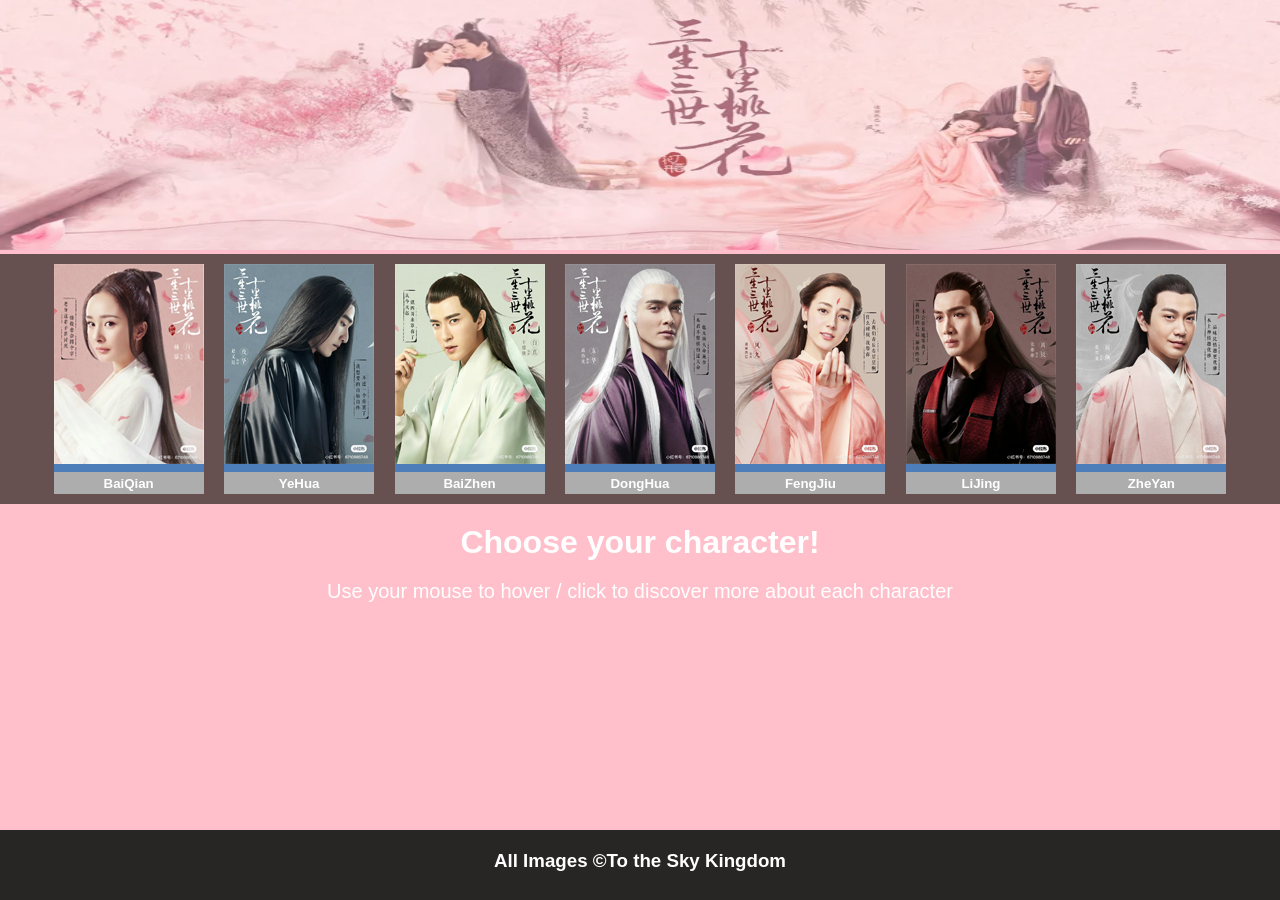
<file: case-study/CSS-Selection-and-Styles-main/index.html>
<!DOCTYPE html>
<html lang="en">

<head>
    <meta charset="UTF-8">
    <meta http-equiv="X-UA-Compatible" content="IE=edge">
    <meta name="viewport" content="width=device-width, initial-scale=1.0">
    <link rel="stylesheet" href="css/main.css">
    <title>To the Sky Kingdom</title>
</head>

<body>
    <header>
        <h1 class="hidden">cast</h1>
        <img src="images//headerbgi.webp" alt="header image" id="header_image">
    </header>

    <main>
        <nav id="character_nav">
            <ul class="characters">
                <li>
                    <a href="#lightbox">
                        <div class="fairy" id="baiqian"></div>
                        <div class="blue_bumper"></div>
                        <h5>BaiQian</h5>
                    </a>
                </li>

                <li>
                    <a href="#lightbox2">
                        <div class="fairy" id="yehua"></div>
                        <div class="blue_bumper"></div>
                        <h5>YeHua</h5>
                    </a>
                </li>

                <li>
                    <a href="#lightbox3">
                        <div class="fairy" id="baizhen"></div>
                        <div class="blue_bumper"></div>
                        <h5>BaiZhen</h5>
                    </a>
                </li>

                <li>
                    <a href="#lightbox4">
                        <div class="fairy" id="donghua"></div>
                        <div class="blue_bumper"></div>
                        <h5>DongHua</h5>
                    </a>
                </li>

                <li>
                    <a href="#lightbox5">
                        <div class="fairy" id="fengjiu"></div>
                        <div class="blue_bumper"></div>
                        <h5>FengJiu</h5>
                    </a>
                </li>

                <li>
                    <a href="#lightbox6">
                        <div class="fairy" id="lijing"></div>
                        <div class="blue_bumper"></div>
                        <h5>LiJing</h5>
                    </a>
                </li>

                <li>
                    <a href="#lightbox7">
                        <div class="fairy" id="zheyan"></div>
                        <div class="blue_bumper"></div>
                        <h5>ZheYan</h5>
                    </a>
                </li>
            </ul>
        </nav>

        <article>
            <h3>Choose your character!</h3>
            <p>Use your mouse to hover / click to discover more about each character</p>
        </article>
    </main>

    <footer class="sticky_footer">
        <h3>All Images &copy;To the Sky Kingdom</h3>
    </footer>

    <!-- lightbox goes here -->
    <section class="lightbox" id="lightbox">
        <!-- close button -->
        <a href="" class="lightbox_close">x</a>

        <article>
            <h3 class="lb_heading">BaiQian</h3>

            <p class="lb_text">
                Lorem ipsum dolor sit amet consectetur adipisicing elit. Optio distinctio praesentium numquam quo
                quisquam sit vitae sed possimus animi harum nihil eum, ut rem sint. Omnis id natus asperiores
                blanditiis!
            </p>

            <p class="lb_text">
                Lorem ipsum dolor sit amet consectetur adipisicing elit. Expedita ratione eos blanditiis? Recusandae
                doloremque laboriosam sit, maiores dolore soluta quia natus minus est omnis blanditiis obcaecati
                consequuntur nemo aliquid laborum.
            </p>
        </article>
    </section>

    <section class="lightbox" id="lightbox2">
        <!-- close button -->
        <a href="" class="lightbox_close">x</a>

        <article>
            <h3 class="lb_heading">YeHua</h3>

            <p class="lb_text">
                Lorem ipsum dolor sit amet consectetur adipisicing elit. Optio distinctio praesentium numquam quo
                quisquam sit vitae sed possimus animi harum nihil eum, ut rem sint. Omnis id natus asperiores
                blanditiis!
            </p>

            <p class="lb_text">
                Lorem ipsum dolor sit amet consectetur adipisicing elit. Expedita ratione eos blanditiis? Recusandae
                doloremque laboriosam sit, maiores dolore soluta quia natus minus est omnis blanditiis obcaecati
                consequuntur nemo aliquid laborum.
            </p>
        </article>
    </section>

    <section class="lightbox" id="lightbox3">
        <!-- close button -->
        <a href="" class="lightbox_close">x</a>

        <article>
            <h3 class="lb_heading">BaiZhen</h3>

            <p class="lb_text">
                Lorem ipsum dolor sit amet consectetur adipisicing elit. Optio distinctio praesentium numquam quo
                quisquam sit vitae sed possimus animi harum nihil eum, ut rem sint. Omnis id natus asperiores
                blanditiis!
            </p>

            <p class="lb_text">
                Lorem ipsum dolor sit amet consectetur adipisicing elit. Expedita ratione eos blanditiis? Recusandae
                doloremque laboriosam sit, maiores dolore soluta quia natus minus est omnis blanditiis obcaecati
                consequuntur nemo aliquid laborum.
            </p>
        </article>
    </section>

    <section class="lightbox" id="lightbox4">
        <!-- close button -->
        <a href="" class="lightbox_close">x</a>

        <article>
            <h3 class="lb_heading">DongHua</h3>

            <p class="lb_text">
                Lorem ipsum dolor sit amet consectetur adipisicing elit. Optio distinctio praesentium numquam quo
                quisquam sit vitae sed possimus animi harum nihil eum, ut rem sint. Omnis id natus asperiores
                blanditiis!
            </p>

            <p class="lb_text">
                Lorem ipsum dolor sit amet consectetur adipisicing elit. Expedita ratione eos blanditiis? Recusandae
                doloremque laboriosam sit, maiores dolore soluta quia natus minus est omnis blanditiis obcaecati
                consequuntur nemo aliquid laborum.
            </p>
        </article>
    </section>

    <section class="lightbox" id="lightbox5">
        <!-- close button -->
        <a href="" class="lightbox_close">x</a>

        <article>
            <h3 class="lb_heading">FengJiu</h3>

            <p class="lb_text">
                Lorem ipsum dolor sit amet consectetur adipisicing elit. Optio distinctio praesentium numquam quo
                quisquam sit vitae sed possimus animi harum nihil eum, ut rem sint. Omnis id natus asperiores
                blanditiis!
            </p>

            <p class="lb_text">
                Lorem ipsum dolor sit amet consectetur adipisicing elit. Expedita ratione eos blanditiis? Recusandae
                doloremque laboriosam sit, maiores dolore soluta quia natus minus est omnis blanditiis obcaecati
                consequuntur nemo aliquid laborum.
            </p>
        </article>
    </section>

    <section class="lightbox" id="lightbox6">
        <!-- close button -->
        <a href="" class="lightbox_close">x</a>

        <article>
            <h3 class="lb_heading">LiJing</h3>

            <p class="lb_text">
                Lorem ipsum dolor sit amet consectetur adipisicing elit. Optio distinctio praesentium numquam quo
                quisquam sit vitae sed possimus animi harum nihil eum, ut rem sint. Omnis id natus asperiores
                blanditiis!
            </p>

            <p class="lb_text">
                Lorem ipsum dolor sit amet consectetur adipisicing elit. Expedita ratione eos blanditiis? Recusandae
                doloremque laboriosam sit, maiores dolore soluta quia natus minus est omnis blanditiis obcaecati
                consequuntur nemo aliquid laborum.
            </p>
        </article>
    </section>

    <section class="lightbox" id="lightbox7">
        <!-- close button -->
        <a href="" class="lightbox_close">x</a>

        <article>
            <h3 class="lb_heading">ZheYan</h3>

            <p class="lb_text">
                Lorem ipsum dolor sit amet consectetur adipisicing elit. Optio distinctio praesentium numquam quo
                quisquam sit vitae sed possimus animi harum nihil eum, ut rem sint. Omnis id natus asperiores
                blanditiis!
            </p>

            <p class="lb_text">
                Lorem ipsum dolor sit amet consectetur adipisicing elit. Expedita ratione eos blanditiis? Recusandae
                doloremque laboriosam sit, maiores dolore soluta quia natus minus est omnis blanditiis obcaecati
                consequuntur nemo aliquid laborum.
            </p>
        </article>
    </section>
</body>

</html>
</file>
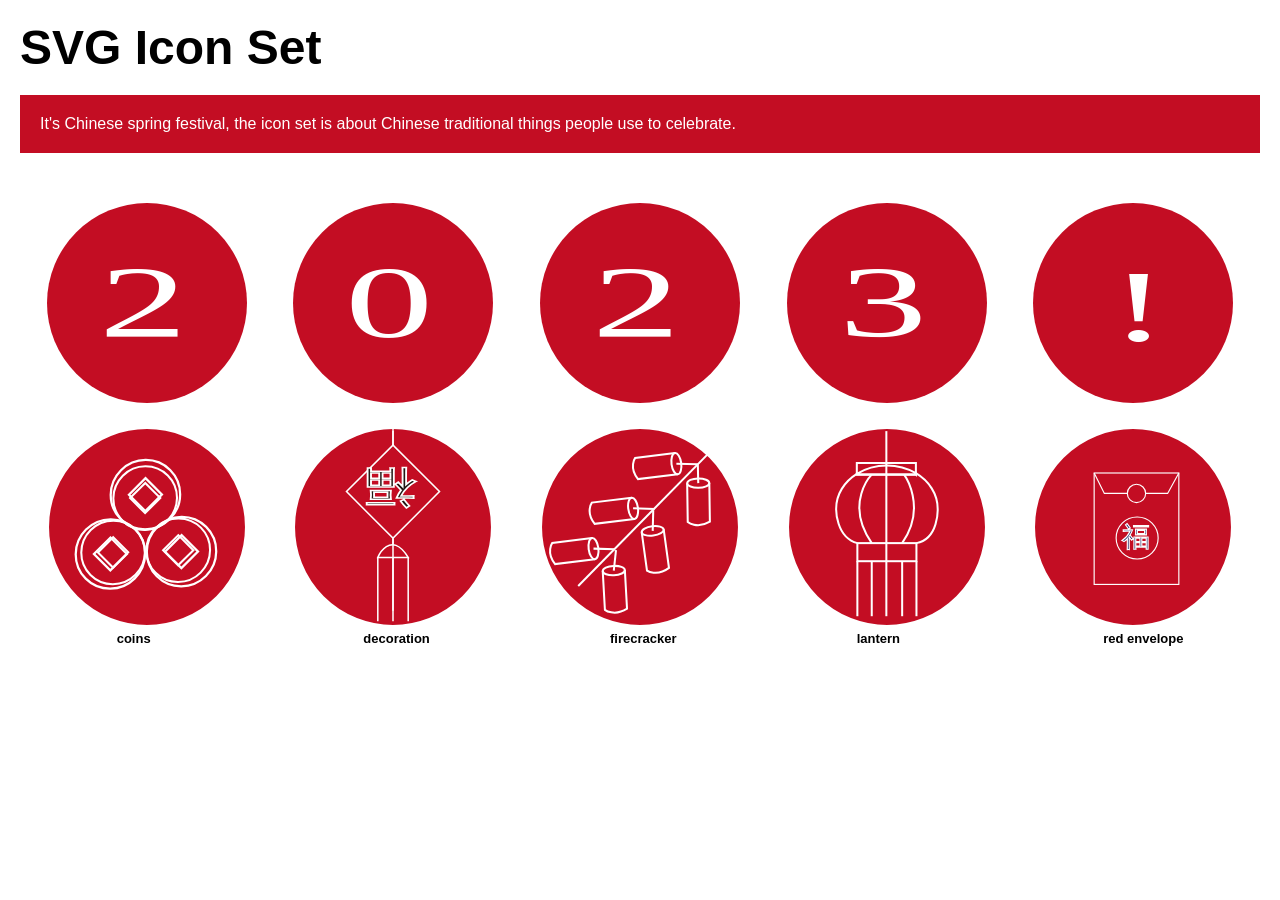
<file: case-study/iconSet/index.html>
<!DOCTYPE html>
<html lang="en">

<head>
    <meta charset="UTF-8">
    <meta http-equiv="X-UA-Compatible" content="IE=edge">
    <meta name="viewport" content="width=device-width, initial-scale=1.0">
    <link rel="stylesheet" href="css/main.css">
    <title>SVG Icon Set</title>
</head>

<body>
    <header>
        <h1>SVG Icon Set</h1>
    </header>

    <section>
        <p>
            <!-- a description of the icon set -->
           It's Chinese spring festival, the icon set is about Chinese traditional things people use to celebrate.
        </p>
    </section>

    <section class="icons2023">
        <div id="two"><img src="images/2.svg" alt="two"></div>
        <div id="zero"><img src="images/0.svg" alt="zero"></div>
        <div id="two_two"><img src="images/2_2.svg" alt="two"></div>
        <div id="three"><img src="images/3.svg" alt="three"></div> 
        <div id="exclamation"><img src="images/exclamation.svg" alt="three"></div> 
        </section>
        <section class="icons">
        <div id="graphic_coins"><img src="images/coins.svg" alt="coins"><h3>coins</h3></div>
        <div id="graphic_decoration"><img src="images/decoration.svg" alt="decoration"><h3>decoration</h3></div>
        <div id="graphic_firecracker"><img src="images/firecracker.svg" alt="firecracker"><h3>firecracker</h3></div>
        <div id="graphic_lantern"><img src="images/lantern.svg" alt="lantern"><h3>lantern</h3></div>
        <div id="graphic_envelope"><img src="images/redenvelope.svg" alt="redenvelope"><h3>red envelope</h3></div>
    </section>

    <footer>
        <h1 class="hidden">footer</h1>
    </footer>

    <script src="js/main.js"></script>
</body>

</html>
</file>
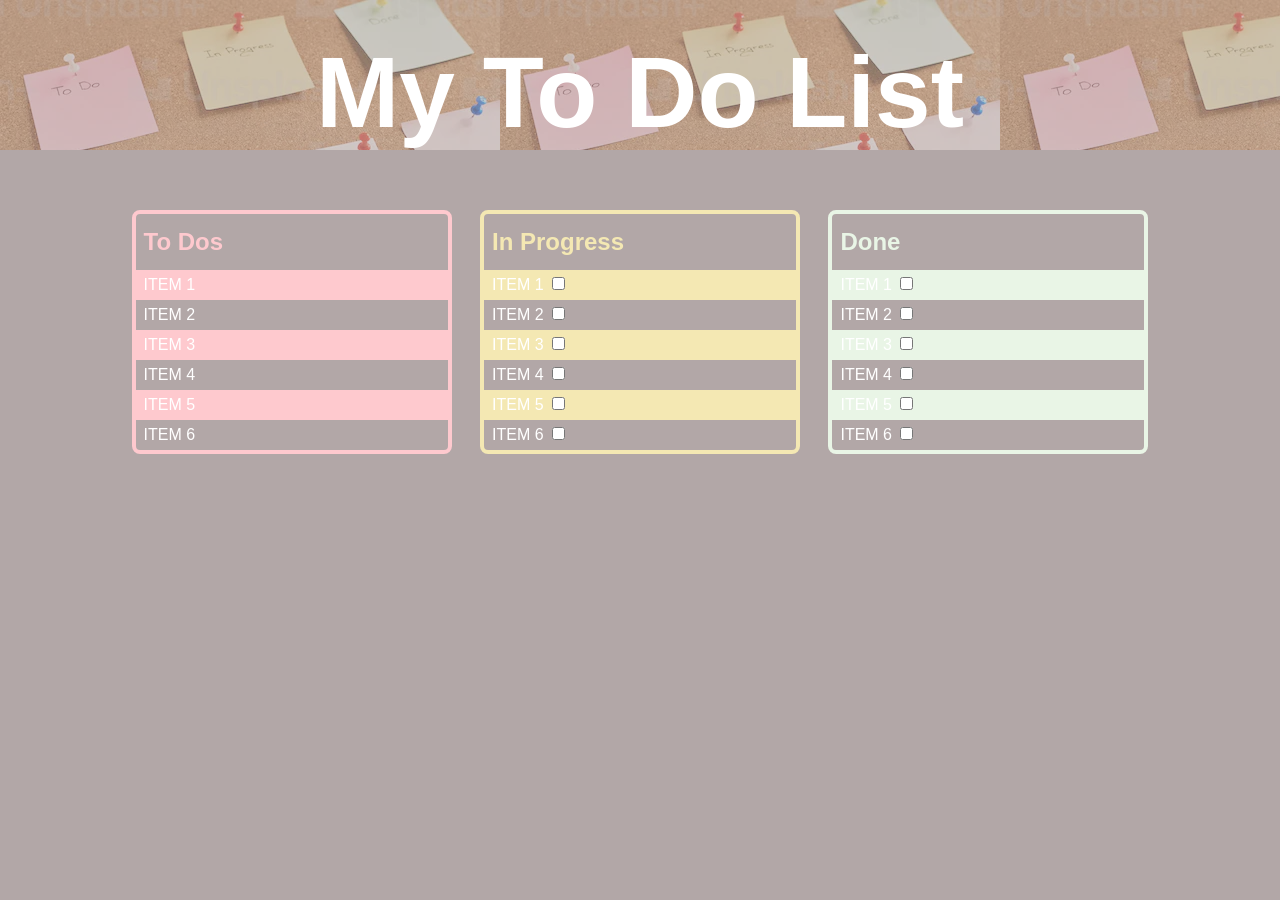
<file: case-study/mytodolist/index.html>
<!DOCTYPE html>
<html lang="en">

<head>
    <meta charset="UTF-8">
    <meta http-equiv="X-UA-Compatible" content="IE=edge">
    <meta name="viewport" content="width=device-width, initial-scale=1.0">

    <link rel="stylesheet" href="css/main.css">

    <title>.: Working with CSS :.</title>
</head>

<body>
    <main>
        <header>
            <h1>My To Do List</h1>
        </header>

        <article id="todo">
            <h2>To Dos</h2>

            <ul class="todo">
                <li>item 1</li>
                <li>item 2</li>
                <li>item 3</li>
                <li>item 4</li>
                <li>item 5</li>
                <li>item 6</li>
            </ul>
        </article>

        <article id="inprogress">
            <h2>In Progress</h2>
            <ul class="inprogress">
                <li>item 1<input type="checkbox"></li>
                <li>item 2<input type="checkbox"></li>
                <li>item 3<input type="checkbox"></li>
                <li>item 4<input type="checkbox"></li>
                <li>item 5<input type="checkbox"></li>
                <li>item 6<input type="checkbox"></li>
            </ul>
        </article>

        <article id="done">
            <h2>Done</h2>
            <ul class="done">
                <li>item 1<input type="checkbox"></li>
                <li>item 2<input type="checkbox"></li>
                <li>item 3<input type="checkbox"></li>
                <li>item 4<input type="checkbox"></li>
                <li>item 5<input type="checkbox"></li>
                <li>item 6<input type="checkbox"></li>
            </ul>
        </article>
    </main>
</body>

</html>
</file>
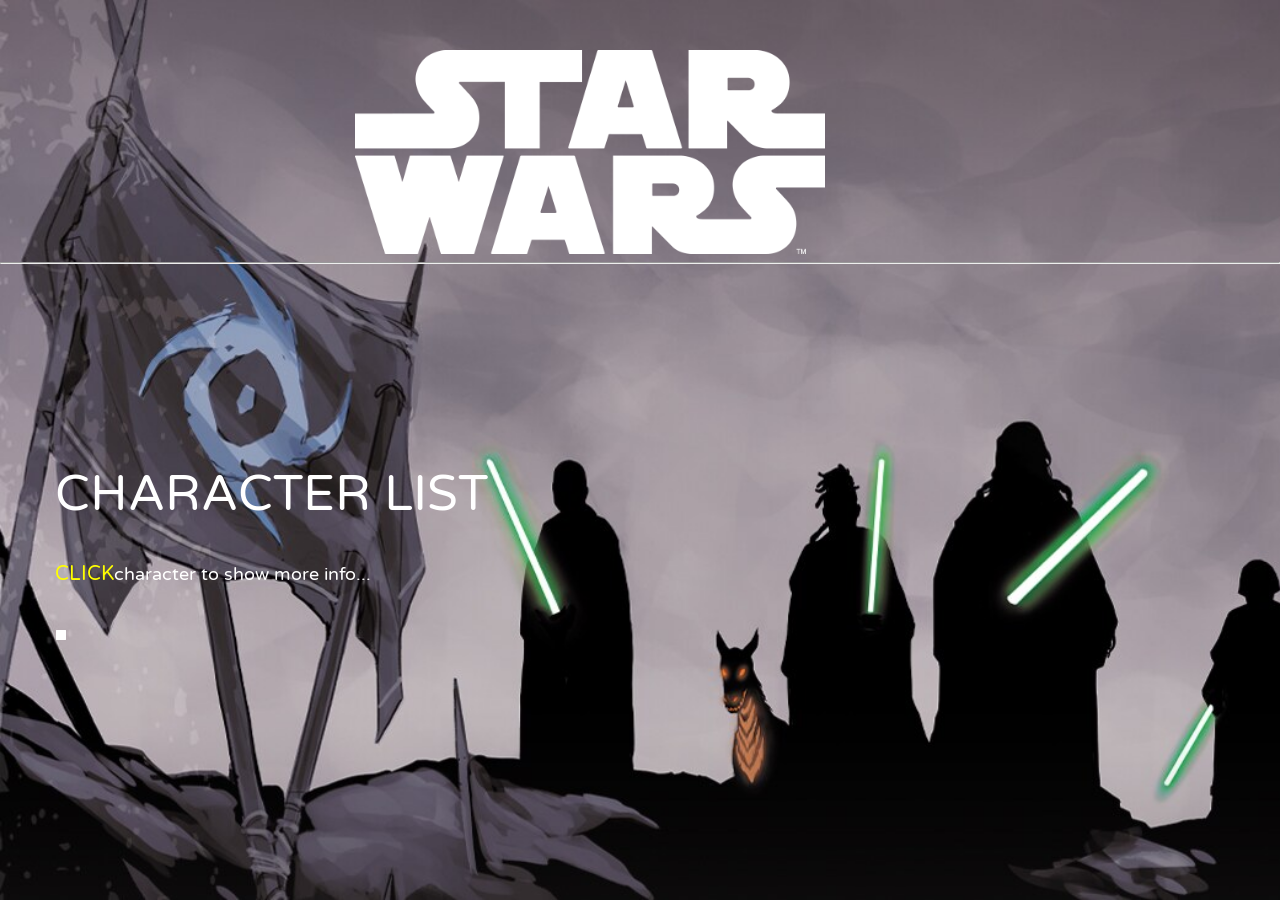
<file: case-study/starwars/index.html>
<!DOCTYPE html>
<html lang="en">
  <head>
    <title>Star Wars Character Guide</title>
    <meta charset="utf-8">
    <meta name="viewport" content="width=device-width, initial-scale=1">
    <link rel="preconnect" href="https://fonts.googleapis.com">
    <link rel="preconnect" href="https://fonts.gstatic.com" crossorigin>
    <link href="https://fonts.googleapis.com/css2?family=Varela+Round&display=swap" rel="stylesheet">
    <link href="css/grid.css" rel="stylesheet">
    <link href="css/main.css" rel="stylesheet">
    <script defer src="https://cdnjs.cloudflare.com/ajax/libs/gsap/3.12.5/gsap.min.js"></script>
    <script defer src="js/SplitText.js"></script>
    <script defer src="js/main.js"></script>
  </head>
  <body> 


    <header class="grid-con">
      <img src="images/logo.png" alt="logo" class="col-span-full m-col-start-4 m-col-end-9" id="logo">
    </header> 
    
    <hr id="h-line">

    <section class="grid-con" id="content">


      <section class="col-span-full m-col-span-6" id="character-box">
        <h2 class="split">CHARACTER LIST</h2>
        <p><span class="color">CLICK</span>character to show more info...</p>
        <div id="loading-icon">
          <svg width="24" height="24" viewBox="0 0 24 24" xmlns="http://www.w3.org/2000/svg"><style>.spinner_9Mto{animation:spinner_5GqJ 1.6s linear infinite;animation-delay:-1.6s;fill: white;}.spinner_bb12{animation-delay:-1s;fill: white;}@keyframes spinner_5GqJ{12.5%{x:13px;y:1px}25%{x:13px;y:1px}37.5%{x:13px;y:13px}50%{x:13px;y:13px}62.5%{x:1px;y:13px}75%{x:1px;y:13px}87.5%{x:1px;y:1px}}</style><rect class="spinner_9Mto" x="1" y="1" rx="1" width="10" height="10"/><rect class="spinner_9Mto spinner_bb12" x="1" y="1" rx="1" width="10" height="10"/></svg>
        </div>
      </section>
      

      <section class="col-span-full m-col-span-6" id="movie-box">
        <h2>MOVIE INFO</h2>
        <section id="movie-con">
        </section>

        <template id="movie-template">
          <div>
            <h3 class="movie-title"></h3>
            <p class="movie-opening"></p>
            <img src="" class="movie-poster" alt="actor poster"></img>
          </div>
        </template>

      </section>

    </section>  

  </body>

</html>
</file>
<file: case-study/CSS-Selection-and-Styles-main/css/main.css>
/* these all apply to the body element -> global rules */

* {
    border: none;
    padding: 0;
    margin: 0;
    box-sizing: border-box;
}

.hidden {
    display: none;
}

html,
body {
    height: 100%
}

body {
    font-family: Arial, Helvetica, sans-serif;
    background-color: pink;
    color: rgb(254, 254, 254);
}

/* main header rules */
header {
    position: sticky;
    top: 0;
    text-align: center;
}

#header_image {
    width: 1350px;
    height: 250px;
    opacity: 0.6;
}

/* main rules here */
#character_nav {
    text-align: center;
    background-color: #675050;
}

.characters {
    list-style-type: none;
}

.characters li {
    position: relative;
    display: inline-block;
    height: 230px;
    margin: 10px 8px;

    background-color: rgb(173, 173, 173);

    text-align: center;
    cursor: pointer;
}

.characters li h5 {
    position: relative;
    color: white;
    padding: 12px 8px;

    z-index: 500;
}

.characters li a {
    text-decoration: none;
}

.blue_bumper {
    width: 100%;
    height: 8px;
    background-color: rgb(78, 126, 185);

    transition: height 0.2s ease;

    position: absolute;
}

.characters li:hover .blue_bumper {
    height: 50px;
}

article {
    padding: 20px;
}

/* select the h3 tag inside the article tag on the page */
/* a selector followed by a space and then ANOTHER selector gets a reference to the parent element and then the child element or elements inside of it */
article h3 {
    font-size: 2em;
    text-align: center;
    margin-bottom: 15px;
}

/* select the p tag inside the article tag on the page */
article p {
    width: 80%;
    font-size: 20px;
    line-height: 1.5;
    text-align: center;
    margin: 0 auto;
}

.fairy {
    width: 150px;
    height: 200px;

    background-image: url('../images/character.png');
}

#yehua {
    background-position: -150px 0;
}

#baizhen {
    background-position: -300px 0;
}

#donghua {
    background-position: -450px 0;
}

#fengjiu {
    background-position: -600px 0;
}

#lijing {
    background-position: -750px 0;
}

#zheyan {
    background-position: -900px 0;
}

.fairy:hover {
    background-position-y: -200px !important;
}

/* footer rules here */
footer {
    color: white;
    padding: 20px 0;
    text-align: center;
}

.sticky_footer {
    position: sticky;
    top: 100%;
    height: 70px;
    background-color: rgb(40, 37, 37);
}

/* lightbox rules here */

.lightbox {
    width: 100vw;
    /* vw = viewport width => screen width */
    height: 100vh;
    /* vh = viewport height => screen height */

    position: absolute;
    top: 0;
    left: 0;

    background-color: rgba(0, 0, 0, 0.85);
    background-image: url('../images/YangMi.JPG');
    background-repeat: no-repeat;

    background-size: 75vh;
    /* 55% of the viewport height */
    background-position: 0 bottom;

    z-index: 5000;

    display: none;
}

#lightbox2 {
    background-image: url('../images/ZhaoYouTing.JPG');
}

#lightbox3 {
    background-image: url('../images/YuMengLong.JPG');
}

#lightbox4 {
    background-image: url('../images/GaoWeiGuang.JPG');
}

#lightbox5 {
    background-image: url('../images/DiLiReBa.JPG');
}

#lightbox6 {
    background-image: url('../images/ZhangBinBin.JPG');
}

#lightbox7 {
    background-image: url('../images/ZhangZhiYao.JPG');
}

.lightbox_close {
    position: relative;
    top: 45px;
    left: 90%;

    color: white;
    font-size: 3em;

    text-decoration: none;

    font-weight: bolder;
}

.lightbox_close:hover {
    opacity: 0.7;
    color: rgb(254, 0, 237);
}

.lightbox article {
    width: 65%;
    margin-left: 42%;
    padding-top: 50px;
}

.lb_text,
.lb_heading {
    text-align: left;
}

.lb_text {
    line-height: 1.6 !important;
    margin-left: 0;
    padding-top: 2em;
}

/* turn the lightbox on using the :target pseudo selector */
.lightbox:target {
    display: block;
}
</file>
<file: case-study/iconSet/css/main.css>
* {
    border: none;
    padding: 0;
    margin: 0;
    box-sizing: border-box;
}

body {
    font-size: 16px;
    background-color: white;
    color: black;
    font-family: Arial, Helvetica, sans-serif;
}


.hidden {
    display: none;
}

h1 {
    font-size: 3em;
    margin: 20px 20px;
}

p {
   font-size: 16px;
   color: white;
   margin: 10px 20px;
   padding:20px 20px;
   background-color:#C30D23;
}

.icons2023 {    
    display:flex;
    flex-wrap: nowrap;
    justify-content:space-evenly;
    margin-top: 50px;
}

.icons {
    display: flex;
    justify-content:space-evenly;
    margin-top: 20px;
}

div img{
    width: 200px;
    height: 200px;
}

.icons div img:hover {
   background-color: #C30D23;
   transition: all .5s ease;
   transform: rotate(15deg);
}

.icons div h3 {
    font-size: 13px;
    margin-left: 70px;
}
</file>
<file: case-study/mytodolist/css/main.css>
/* reset all of the defaults to 0 so that you can write your OWN css */
/* don't rely on the built-in browser defaults */

* {
    border: none;
    margin: 0;
    padding: 0;

    box-sizing: border-box;
}

body {
    font-size: 16px;
    background-color: rgba(159, 146, 146, .8);

    font-family: Arial, Helvetica, sans-serif;

    color: white;
}

header {
    display: block;
    position: relative;
    width: 100%;
    height: 150px;   
}

header::after{
    content:"";
    position:absolute; 
    background: url(../images/todolist.webp) repeat-x;

    opacity: 0.4;
    top: 0;
    left: 0;
    bottom: 0;
    right: 0;
    z-index:-1;
}

header>h1 {
    font-size: 100px;
    color: white;
    padding: 35px;
    opacity: 100%;
}

article {
    width: 25%;
    border: 4px solid white;
    border-radius: 8px;
    position: relative;
    display: inline-block;
    margin: 60px 12px;

    text-align: left;
}

main {
    text-align: center;
}

article>h2 {
    padding: 14px 8px;
    opacity: 1;

}

#todo h2 {
    color: #fec9ce;
}

article:first-of-type {
    border: 4px solid #fec9ce;
}

#inprogress {
    border: 4px solid #f4e8b3;
}

#inprogress h2 {
    color: #f4e8b3;
}

#done {
    border: 4px solid #e9f5e6;
}

#done h2 {
    color: #e9f5e6;
}

ul {

    list-style-type: none;
}

ul li {
    padding: 6px 8px;
    text-transform: uppercase;
}

input[type="checkbox"] {
    margin-left: 8px;
}

input[type="checkbox"]:checked::after {
    content: '';
    width: 120px;
    height: 50px;
    border-radius: 50%;
    background-color: #b5c6ff;

    position: absolute;
    top: 5px;
    right: 12px;
    font-size: 1.5em;
    color: gray;
    line-height: 50px;
    padding-left: 10px;

    animation: fadeIn 0.7s;
}

.inprogress input[type="checkbox"]:checked::after {
    content: 'Almost done:)';
    width: 120px;
    background-color: #b5c6ff;
}

.done input[type="checkbox"]:checked::after {
    content: 'Well done:)';
    width: 100px;
    background-color: #9bf5fe;
}


.todo li:nth-child(odd) {
    background-color: #fec9ce;
}

.inprogress li:nth-child(odd) {
    background-color: #f4e8b3;
}

.done li:nth-child(odd) {
    background-color: #e9f5e6;
}

@keyframes fadeIn {
    from {
        opacity: 0;
    }

    to {
        opacity: 1;
    }
}
</file>
<file: case-study/starwars/css/main.css>
a,p,h1,h2,h3{font-family:"Varela Round",sans-serif;color:#fff}p{margin-bottom:35px;font-weight:300;font-size:18px;line-height:40px}h2{margin-top:100px;font-weight:500;font-size:50px;margin-bottom:30px}h3{margin-top:80px;margin-bottom:15px;font-weight:600;font-size:30px}#loading-icon{margin-bottom:20px}.color{color:#ff0;font-size:20px}#movie-box{display:none;margin-bottom:100px}.movie-opening{color:#ff0;animation:crawl 1s linear}@keyframes crawl{from{transform:translateY(50%)}to{transform:translateY(0)}}body{background-image:url("../images/bg.jpeg");height:100vh;background-size:cover}.box{width:500px;height:800px;background-color:crimson}#h-line{margin-bottom:-2px}#content{margin-bottom:200px}.bg{background-color:rgba(0,0,0,.3);padding:0 50px;border-radius:5px}ul li{list-style:none}ul li a{cursor:pointer;line-height:70px;color:#fff;margin-top:50px;font-size:25px}ul li a:hover{color:#ff0}#logo{margin-top:50px}@media screen and (min-width: 1200px){#h-line{margin-bottom:100px}}/*# sourceMappingURL=main.css.map */
</file>
<file: case-study/starwars/css/grid.css>
/* Tailwind and Bootstrap use px for media queries, with foundation using em
for this library we will stick with pixels */

/* ---General rules - scales images, videos to size of container--- */
img, embed, object, video, picture {
  max-width: 100%; 
}

/* ---Change the way the box model works, tells the browser to account for any border and padding in the values you specify for an element's width and height.--- */

html {
  box-sizing: border-box; 
}

*, *::before, *::after {
  box-sizing: inherit; 
}

/* ---Mini CSS reset--- */

body, p, h1, h2, h3, h4, h5 {
   margin: 0px; 
   padding: 0px;
}

/* ---Utility Classes--- */

.hidden {
   display: none;
}

.box {
   background-color: powderblue;
   color: rgb(27, 27, 27);
   border-radius: 5px;
   padding: 20px;
   text-align: center;
   margin-top: 10px;
   margin-bottom:10px;
 }

/* ---Mobile Library Grid Styles--- */

/* Note if you are using a grid size of 1920, you need to change the value of 1200px to 1920px on line 50 and 57 */

.full-width-grid-con {
   /* set this container as a grid, with 3 columns
   the other grid will sit in the middle column, this allows for overlapping content */
   display: grid; 
	grid-template-columns: 1fr minmax(0, 1200px) 1fr;  
}

 .grid-con { 
   display: grid;
   grid-template-columns: repeat(4, minmax(0, 1fr));
   grid-column-gap: 30px;
   max-width: 1200px;
   margin: 0 auto;
   padding-left: 15px;
   padding-right: 15px;
}

/* A keyword indicating that the property contributes nothing to the grid item's placement, indicating auto-placement, an automatic span, or a default span of 1. */
.col-auto {grid-column: auto;}
.col-span-1	{grid-column: span 1 / span 1;}
.col-span-2	{grid-column: span 2 / span 2;}
.col-span-3	{grid-column: span 3 / span 3;}
.col-span-4	{grid-column: span 4 / span 4;}
.col-span-full {grid-column: 1 / -1;}

.col-start-1	{grid-column-start: 1;}
.col-start-2	{grid-column-start: 2;}
.col-start-3	{grid-column-start: 3;}
.col-start-4	{grid-column-start: 4;}
.col-start-auto {grid-column-start: auto;}

.col-end-1	{grid-column-end: 1;}
.col-end-2	{grid-column-end: 2;}
.col-end-3	{grid-column-end: 3;}
.col-end-4	{grid-column-end: 4;}
.col-end-5	{grid-column-end: 5;}
.col-end-auto	{grid-column-end: auto;}

/* ---Tablet Library Grid Styles--- */

@media screen and (min-width: 768px) { 
   
   .grid-con { 
      display: grid; 
      grid-template-columns: repeat(12, minmax(0, 1fr));
      grid-column-gap: 20px;
      padding-left: 16px;
      padding-right: 16px;
   }

   .m-col-auto {grid-column: auto;}
   .m-col-span-1	{grid-column: span 1 / span 1;}
   .m-col-span-2	{grid-column: span 2 / span 2;}
   .m-col-span-3	{grid-column: span 3 / span 3;}
   .m-col-span-4	{grid-column: span 4 / span 4;}
   .m-col-span-5	{grid-column: span 5 / span 5;}
   .m-col-span-6	{grid-column: span 6 / span 6;}
   .m-col-span-7	{grid-column: span 7 / span 7;}
   .m-col-span-8	{grid-column: span 8 / span 8;}
   .m-col-span-9	{grid-column: span 9 / span 9;}
   .m-col-span-10 {grid-column: span 10 / span 10;}
   .m-col-span-11 {grid-column: span 11 / span 11;}
   .m-col-span-12 {grid-column: span 12 / span 12;}
   .m-col-span-full {grid-column: 1 / -1;}

   .m-col-start-1	{grid-column-start: 1;}
   .m-col-start-2	{grid-column-start: 2;}
   .m-col-start-3	{grid-column-start: 3;}
   .m-col-start-4	{grid-column-start: 4;}
   .m-col-start-5	{grid-column-start: 5;}
   .m-col-start-6	{grid-column-start: 6;}
   .m-col-start-7	{grid-column-start: 7;}
   .m-col-start-8	{grid-column-start: 8;}
   .m-col-start-9	{grid-column-start: 9;}
   .m-col-start-10	{grid-column-start: 10;}
   .m-col-start-11	{grid-column-start: 11;}
   .m-col-start-12	{grid-column-start: 12;}
   .m-col-start-13	{grid-column-start: 13;}
   .m-col-start-auto {grid-column-start: auto;}

   .m-col-end-1	{grid-column-end: 1;}
   .m-col-end-2	{grid-column-end: 2;}
   .m-col-end-3	{grid-column-end: 3;}
   .m-col-end-4	{grid-column-end: 4;}
   .m-col-end-5	{grid-column-end: 5;}
   .m-col-end-6	{grid-column-end: 6;}
   .m-col-end-7	{grid-column-end: 7;}
   .m-col-end-8	{grid-column-end: 8;}
   .m-col-end-9	{grid-column-end: 9;}
   .m-col-end-10	{grid-column-end: 10;}
   .m-col-end-11	{grid-column-end: 11;}
   .m-col-end-12	{grid-column-end: 12;}
   .m-col-end-13	{grid-column-end: 13;}
   .m-col-end-auto	{grid-column-end: auto;}

}

/* ---Desktop Library Grid Styles--- */

@media screen and (min-width: 1200px) { 

   .grid-con { 
      display: grid; 
      grid-template-columns: repeat(12, minmax(0, 1fr));
      grid-column-gap: 30px;
      padding-left: 15px;
      padding-right: 15px;
   }

   .l-col-auto {grid-column: auto;}
   .l-col-span-1	{grid-column: span 1 / span 1;}
   .l-col-span-2	{grid-column: span 2 / span 2;}
   .l-col-span-3	{grid-column: span 3 / span 3;}
   .l-col-span-4	{grid-column: span 4 / span 4;}
   .l-col-span-5	{grid-column: span 5 / span 5;}
   .l-col-span-6	{grid-column: span 6 / span 6;}
   .l-col-span-7	{grid-column: span 7 / span 7;}
   .l-col-span-8	{grid-column: span 8 / span 8;}
   .l-col-span-9	{grid-column: span 9 / span 9;}
   .l-col-span-10 {grid-column: span 10 / span 10;}
   .l-col-span-11 {grid-column: span 11 / span 11;}
   .l-col-span-12 {grid-column: span 12 / span 12;}
   .l-col-span-full {grid-column: 1 / -1;}

   .l-col-start-1	{grid-column-start: 1;}
   .l-col-start-2	{grid-column-start: 2;}
   .l-col-start-3	{grid-column-start: 3;}
   .l-col-start-4	{grid-column-start: 4;}
   .l-col-start-5	{grid-column-start: 5;}
   .l-col-start-6	{grid-column-start: 6;}
   .l-col-start-7	{grid-column-start: 7;}
   .l-col-start-8	{grid-column-start: 8;}
   .l-col-start-9	{grid-column-start: 9;}
   .l-col-start-10	{grid-column-start: 10;}
   .l-col-start-11	{grid-column-start: 11;}
   .l-col-start-12	{grid-column-start: 12;}
   .l-col-start-13	{grid-column-start: 13;}
   .l-col-start-auto {grid-column-start: auto;}

   .l-col-end-1	{grid-column-end: 1;}
   .l-col-end-2	{grid-column-end: 2;}
   .l-col-end-3	{grid-column-end: 3;}
   .l-col-end-4	{grid-column-end: 4;}
   .l-col-end-5	{grid-column-end: 5;}
   .l-col-end-6	{grid-column-end: 6;}
   .l-col-end-7	{grid-column-end: 7;}
   .l-col-end-8	{grid-column-end: 8;}
   .l-col-end-9	{grid-column-end: 9;}
   .l-col-end-10	{grid-column-end: 10;}
   .l-col-end-11	{grid-column-end: 11;}
   .l-col-end-12	{grid-column-end: 12;}
   .l-col-end-13	{grid-column-end: 13;}
   .l-col-end-auto	{grid-column-end: auto;}
}

/* ---X-Large Desktop Library Grid Styles--- */

@media screen and (min-width: 1920px) { 

   .grid-con { 
      display: grid; 
      grid-template-columns: repeat(12, minmax(0, 1fr));
      grid-column-gap: 34px;
      padding-left: 17px;
      padding-right: 17px;
   }

   .xl-col-auto {grid-column: auto;}
   .xl-col-span-1	{grid-column: span 1 / span 1;}
   .xl-col-span-2	{grid-column: span 2 / span 2;}
   .xl-col-span-3	{grid-column: span 3 / span 3;}
   .xl-col-span-4	{grid-column: span 4 / span 4;}
   .xl-col-span-5	{grid-column: span 5 / span 5;}
   .xl-col-span-6	{grid-column: span 6 / span 6;}
   .xl-col-span-7	{grid-column: span 7 / span 7;}
   .xl-col-span-8	{grid-column: span 8 / span 8;}
   .xl-col-span-9	{grid-column: span 9 / span 9;}
   .xl-col-span-10 {grid-column: span 10 / span 10;}
   .xl-col-span-11 {grid-column: span 11 / span 11;}
   .xl-col-span-12 {grid-column: span 12 / span 12;}
   .xl-col-span-full {grid-column: 1 / -1;}

   .xl-col-start-1	{grid-column-start: 1;}
   .xl-col-start-2	{grid-column-start: 2;}
   .xl-col-start-3	{grid-column-start: 3;}
   .xl-col-start-4	{grid-column-start: 4;}
   .xl-col-start-5	{grid-column-start: 5;}
   .xl-col-start-6	{grid-column-start: 6;}
   .xl-col-start-7	{grid-column-start: 7;}
   .xl-col-start-8	{grid-column-start: 8;}
   .xl-col-start-9	{grid-column-start: 9;}
   .xl-col-start-10	{grid-column-start: 10;}
   .xl-col-start-11	{grid-column-start: 11;}
   .xl-col-start-12	{grid-column-start: 12;}
   .xl-col-start-13	{grid-column-start: 13;}
   .xl-col-start-auto {grid-column-start: auto;}

   .xl-col-end-1	{grid-column-end: 1;}
   .xl-col-end-2	{grid-column-end: 2;}
   .xl-col-end-3	{grid-column-end: 3;}
   .xl-col-end-4	{grid-column-end: 4;}
   .xl-col-end-5	{grid-column-end: 5;}
   .xl-col-end-6	{grid-column-end: 6;}
   .xl-col-end-7	{grid-column-end: 7;}
   .xl-col-end-8	{grid-column-end: 8;}
   .xl-col-end-9	{grid-column-end: 9;}
   .xl-col-end-10	{grid-column-end: 10;}
   .xl-col-end-11	{grid-column-end: 11;}
   .xl-col-end-12	{grid-column-end: 12;}
   .xl-col-end-13	{grid-column-end: 13;}
   .xl-col-end-auto	{grid-column-end: auto;}
}
</file>
